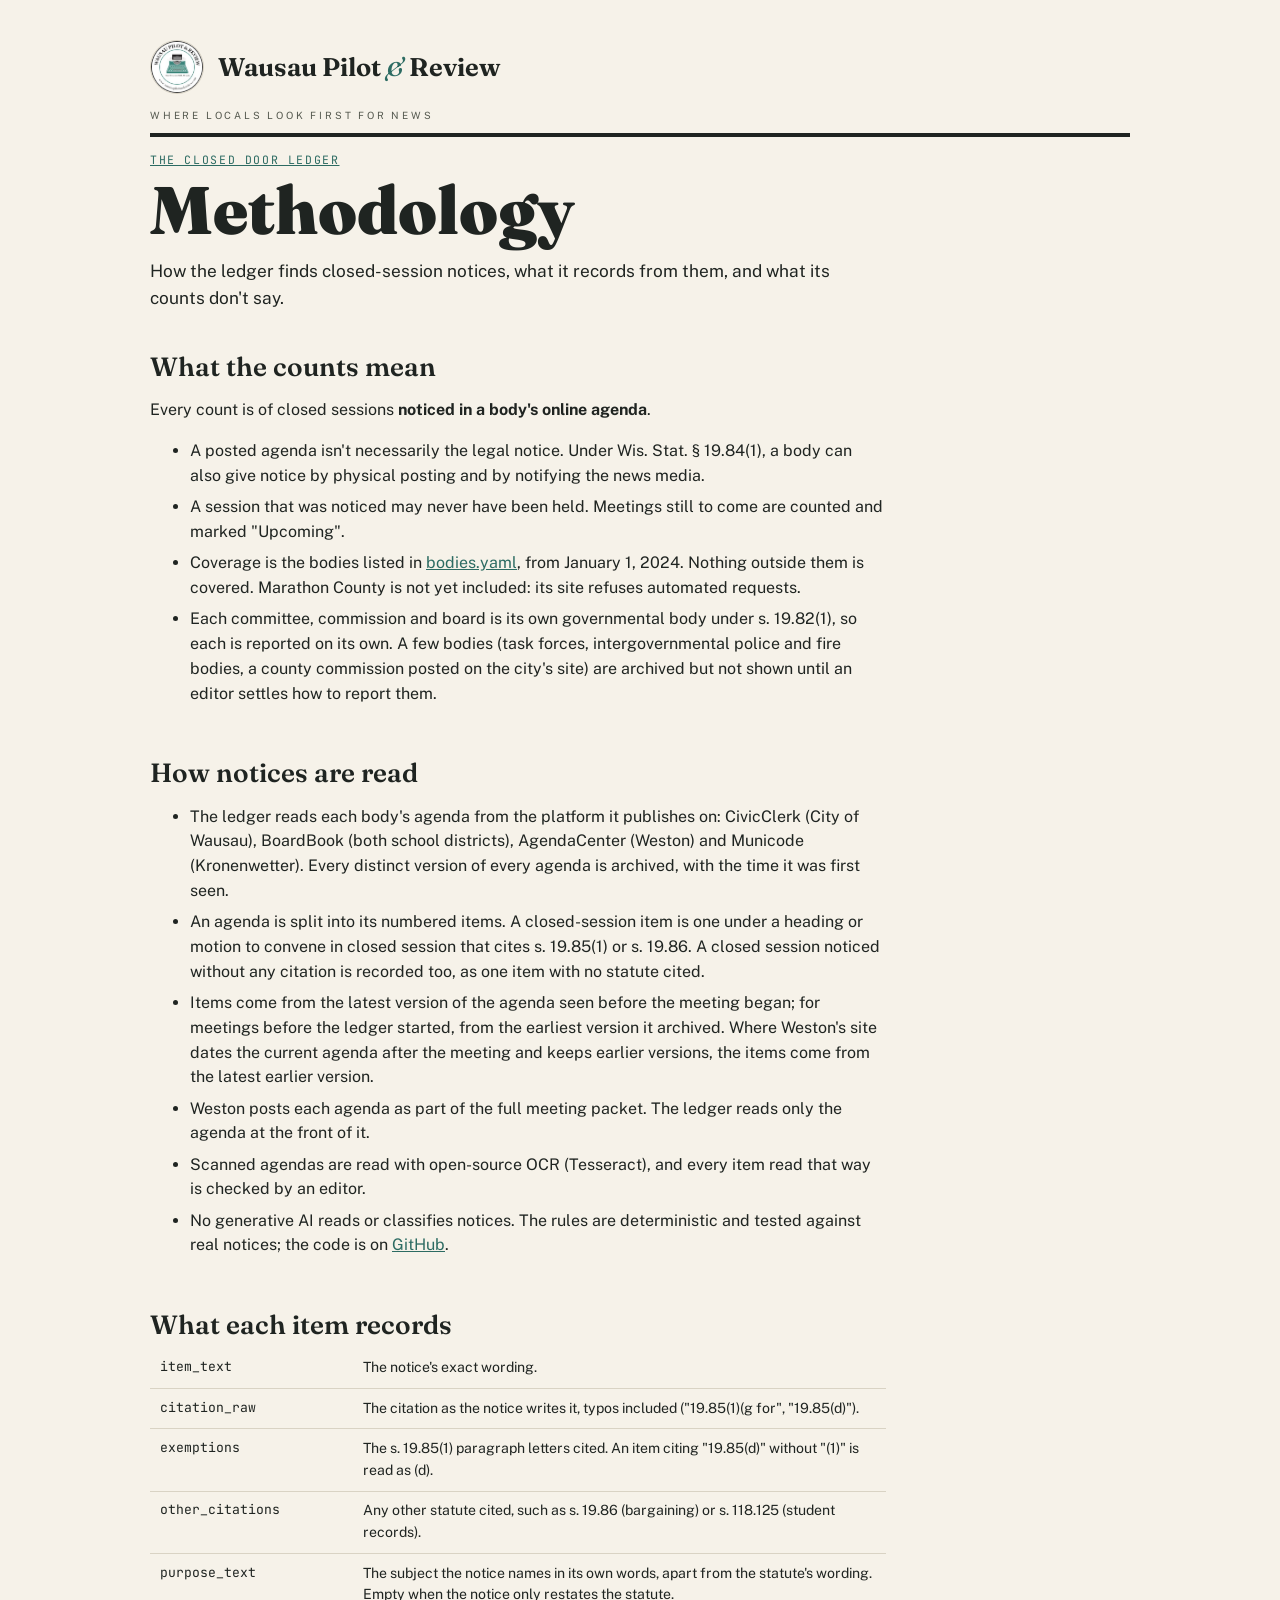
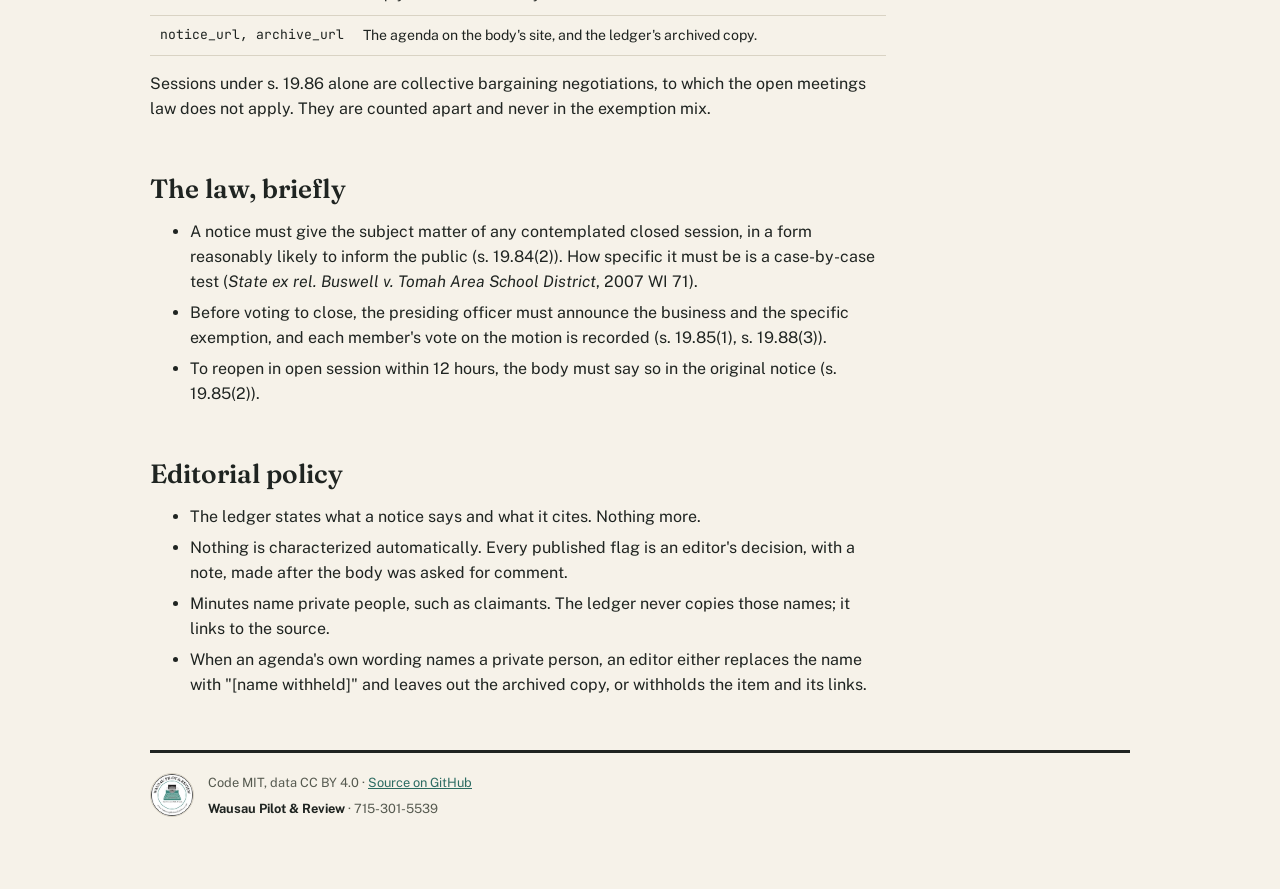
<file: web/methodology.html>
<!doctype html>
<html lang="en">
  <head>
    <meta charset="UTF-8" />
    <meta name="viewport" content="width=device-width, initial-scale=1.0" />
    <title>Methodology — The Closed Door Ledger</title>
    <meta name="description" content="How the Closed Door Ledger finds, archives and reads closed-session notices, and what its counts do and don't mean." />
    <link rel="icon" href="wpr-badge.jpg" />
    <link rel="preconnect" href="https://fonts.googleapis.com" />
    <link rel="preconnect" href="https://fonts.gstatic.com" crossorigin />
    <link href="https://fonts.googleapis.com/css2?family=Fraunces:opsz,wght@9..144,400;9..144,600;9..144,900&family=Public+Sans:wght@400;500;700&family=JetBrains+Mono:wght@400;700&display=swap" rel="stylesheet" />
    <link rel="stylesheet" href="styles.css" />
  </head>
  <body>
    <main class="page">
      <header class="masthead">
        <a class="brand" href="https://wausaupilotandreview.com" target="_blank" rel="noreferrer">
          <img src="wpr-badge.jpg" alt="" width="54" height="54" />
          <span class="brand-wordmark">Wausau Pilot <span class="amp">&amp;</span> Review</span>
        </a>
        <p class="tagline">Where Locals Look First For News</p>
        <div class="rule-double" aria-hidden="true"></div>
        <p class="eyebrow"><a href="index.html">The Closed Door Ledger</a></p>
        <h1>Methodology</h1>
        <p class="dek">How the ledger finds closed-session notices, what it records from them, and what its counts don't say.</p>
      </header>

      <section class="prose" aria-labelledby="what-h">
        <h2 id="what-h">What the counts mean</h2>
        <p>Every count is of closed sessions <strong>noticed in a body's online agenda</strong>.</p>
        <ul>
          <li>A posted agenda isn't necessarily the legal notice. Under Wis. Stat. § 19.84(1), a body can also give notice by physical posting and by notifying the news media.</li>
          <li>A session that was noticed may never have been held. Meetings still to come are counted and marked "Upcoming".</li>
          <li>Coverage is the bodies listed in <a href="bodies.yaml">bodies.yaml</a>, from January 1, 2024. Nothing outside them is covered. Marathon County is not yet included: its site refuses automated requests.</li>
          <li>Each committee, commission and board is its own governmental body under s. 19.82(1), so each is reported on its own. A few bodies (task forces, intergovernmental police and fire bodies, a county commission posted on the city's site) are archived but not shown until an editor settles how to report them.</li>
        </ul>
      </section>

      <section class="prose" aria-labelledby="how-h">
        <h2 id="how-h">How notices are read</h2>
        <ul>
          <li>The ledger reads each body's agenda from the platform it publishes on: CivicClerk (City of Wausau), BoardBook (both school districts), AgendaCenter (Weston) and Municode (Kronenwetter). Every distinct version of every agenda is archived, with the time it was first seen.</li>
          <li>An agenda is split into its numbered items. A closed-session item is one under a heading or motion to convene in closed session that cites s. 19.85(1) or s. 19.86. A closed session noticed without any citation is recorded too, as one item with no statute cited.</li>
          <li>Items come from the latest version of the agenda seen before the meeting began; for meetings before the ledger started, from the earliest version it archived. Where Weston's site dates the current agenda after the meeting and keeps earlier versions, the items come from the latest earlier version.</li>
          <li>Weston posts each agenda as part of the full meeting packet. The ledger reads only the agenda at the front of it.</li>
          <li>Scanned agendas are read with open-source OCR (Tesseract), and every item read that way is checked by an editor.</li>
          <li>No generative AI reads or classifies notices. The rules are deterministic and tested against real notices; the code is on <a href="https://github.com/RowanFlynnPilot/wpr-closed-door-ledger">GitHub</a>.</li>
        </ul>
      </section>

      <section class="prose" aria-labelledby="fields-h">
        <h2 id="fields-h">What each item records</h2>
        <table>
          <tbody>
            <tr><td>item_text</td><td>The notice's exact wording.</td></tr>
            <tr><td>citation_raw</td><td>The citation as the notice writes it, typos included ("19.85(1)(g for", "19.85(d)").</td></tr>
            <tr><td>exemptions</td><td>The s. 19.85(1) paragraph letters cited. An item citing "19.85(d)" without "(1)" is read as (d).</td></tr>
            <tr><td>other_citations</td><td>Any other statute cited, such as s. 19.86 (bargaining) or s. 118.125 (student records).</td></tr>
            <tr><td>purpose_text</td><td>The subject the notice names in its own words, apart from the statute's wording. Empty when the notice only restates the statute.</td></tr>
            <tr><td>notice_url, archive_url</td><td>The agenda on the body's site, and the ledger's archived copy.</td></tr>
          </tbody>
        </table>
        <p>Sessions under s. 19.86 alone are collective bargaining negotiations, to which the open meetings law does not apply. They are counted apart and never in the exemption mix.</p>
      </section>

      <section class="prose" aria-labelledby="law-h">
        <h2 id="law-h">The law, briefly</h2>
        <ul>
          <li>A notice must give the subject matter of any contemplated closed session, in a form reasonably likely to inform the public (s. 19.84(2)). How specific it must be is a case-by-case test (<em>State ex rel. Buswell v. Tomah Area School District</em>, 2007 WI 71).</li>
          <li>Before voting to close, the presiding officer must announce the business and the specific exemption, and each member's vote on the motion is recorded (s. 19.85(1), s. 19.88(3)).</li>
          <li>To reopen in open session within 12 hours, the body must say so in the original notice (s. 19.85(2)).</li>
        </ul>
      </section>

      <section class="prose" aria-labelledby="policy-h">
        <h2 id="policy-h">Editorial policy</h2>
        <ul>
          <li>The ledger states what a notice says and what it cites. Nothing more.</li>
          <li>Nothing is characterized automatically. Every published flag is an editor's decision, with a note, made after the body was asked for comment.</li>
          <li>Minutes name private people, such as claimants. The ledger never copies those names; it links to the source.</li>
          <li>When an agenda's own wording names a private person, an editor either replaces the name with "[name withheld]" and leaves out the archived copy, or withholds the item and its links.</li>
        </ul>
      </section>

      <footer class="site-footer">
        <img src="wpr-badge.jpg" alt="" width="44" height="44" />
        <div>
          <p>Code MIT, data CC BY 4.0 · <a href="https://github.com/RowanFlynnPilot/wpr-closed-door-ledger">Source on GitHub</a></p>
          <p><strong>Wausau Pilot &amp; Review</strong> · 715-301-5539</p>
        </div>
      </footer>
    </main>
  </body>
</html>
</file>
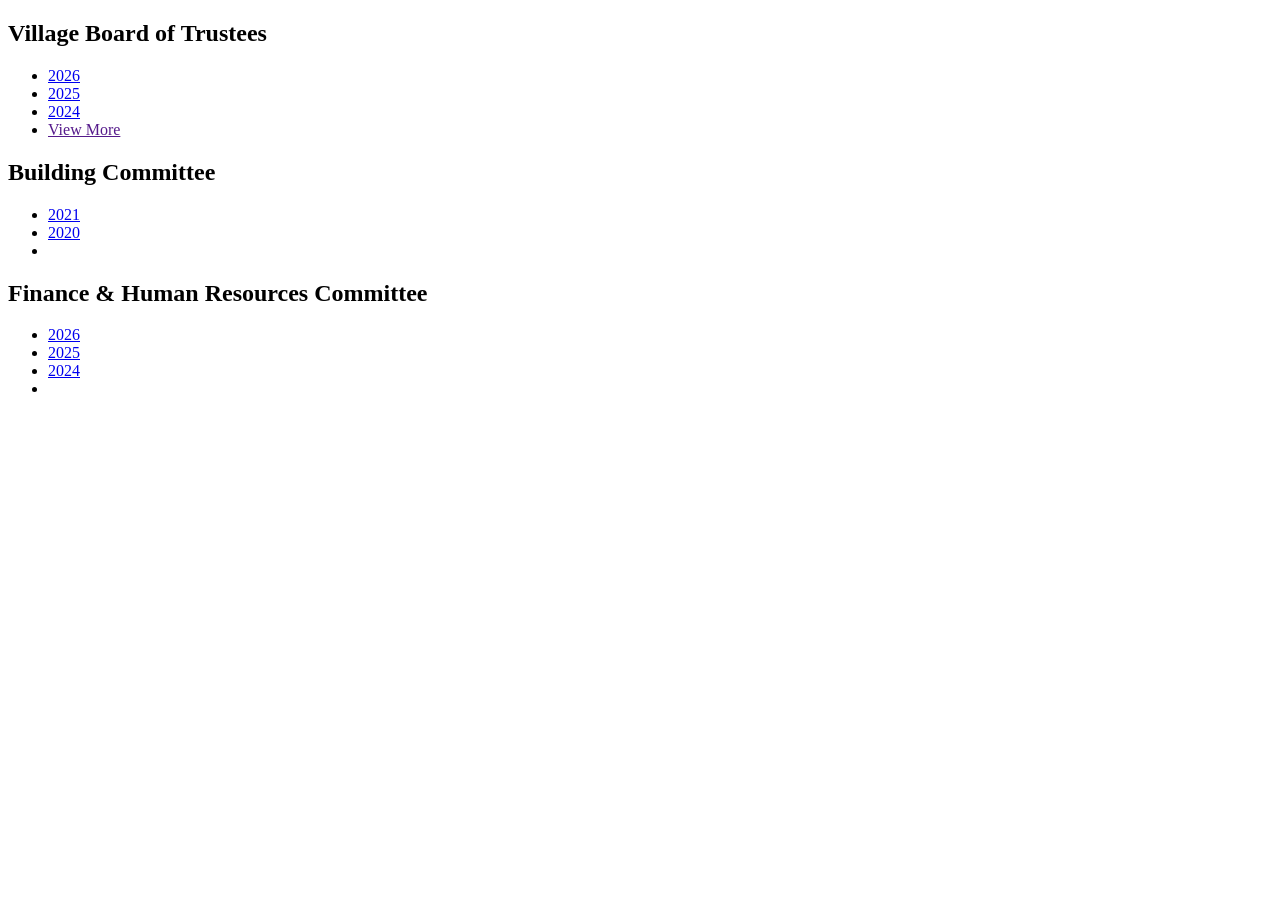
<file: tests/fixtures/adapters/agendacenter/agendacenter_page.html>
<!DOCTYPE html>
<html><body><div id="AgendaCenterContent">
<!-- Trimmed from https://www.westonwi.gov/AgendaCenter, Oct 23, 2026: three categories, rows removed -->
<div class="listing listingCollapse noHeader" id="cat3">
<h2 aria-controls="category-panel-3" aria-expanded="false" class="" data-cp-toggle="collapse" role="button" tabindex="0">Village Board of Trustees</h2>
<span id="section3">
<script type="text/javascript">
		//Remove href attribute from the year clicked.
		$(document).ready(function () {
			$('.current').children().removeAttr('href');
		});
	</script>
<ul class="years">
<li class="current"><a aria-label="Village Board of Trustees 2026" href="javascript:changeYear(2026, 3,'a0')" id="a03">2026</a></li>
<li><a aria-label="Village Board of Trustees 2025" href="javascript:changeYear(2025, 3, 'a1')" id="a13">2025</a></li>
<li><a aria-label="Village Board of Trustees 2024" href="javascript:changeYear(2024, 3, 'a2')" id="a23">2024</a></li>
<li>
<div class="popoutContainer popUpParent">
<a aria-label="View more years of 'Village Board of Trustees'" href="" id="btnViewMore3" onclick="showMoreYears(3, 'yearDD3', event); return false;" onkeypress="this.onclick();">View More</a>
<div class="popout popUp" id="yearDD3" style="display:none;">
<div class="popoutTop">
<div class="popoutBtm">
<ol>
<li><a aria-label="Village Board of Trustees 2023" href="javascript:changeYear(2023, 3,'anchYearDD3')" id="anchYearDD33">2023</a></li>
<li><a aria-label="Village Board of Trustees 2022" href="javascript:changeYear(2022, 3,'anchYearDD4')" id="anchYearDD43">2022</a></li>
<li><a aria-label="Village Board of Trustees 2021" href="javascript:changeYear(2021, 3,'anchYearDD5')" id="anchYearDD53">2021</a></li>
<li><a aria-label="Village Board of Trustees 2020" href="javascript:changeYear(2020, 3,'anchYearDD6')" id="anchYearDD63">2020</a></li>
<li><a aria-label="Village Board of Trustees 2019" href="javascript:changeYear(2019, 3,'anchYearDD7')" id="anchYearDD73">2019</a></li>
<li><a aria-label="Village Board of Trustees 2018" href="javascript:changeYear(2018, 3,'anchYearDD8')" id="anchYearDD83">2018</a></li>
<li><a aria-label="Village Board of Trustees 2017" href="javascript:changeYear(2017, 3,'anchYearDD9')" id="anchYearDD93">2017</a></li>
<li><a aria-label="Village Board of Trustees 2016" href="javascript:changeYear(2016, 3,'anchYearDD10')" id="anchYearDD103">2016</a></li>
<li><a aria-label="Village Board of Trustees 2015" href="javascript:changeYear(2015, 3,'anchYearDD11')" id="anchYearDD113">2015</a></li>
<li><a aria-label="Village Board of Trustees 2014" href="javascript:changeYear(2014, 3,'anchYearDD12')" id="anchYearDD123">2014</a></li>
<li><a aria-label="Village Board of Trustees 2013" href="javascript:changeYear(2013, 3,'anchYearDD13')" id="anchYearDD133">2013</a></li>
</ol>
</div>
</div>
</div>
</div>
</li>
</ul>
<!--The table needs a position-relative to avoid weird issues with IE where the controls would just dissapear. -->
<div id="category-panel-3" style="display:none;">
<table id="table3" summary="List of Agendas">
<thead>
<tr>
<th scope="col">
					Agenda
				</th>
<th class="minutes" scope="col">
						Minutes
					</th>
<th class="videos media" scope="col">
					Media
				</th>
<th class="downloads" scope="col">
					Download
				</th>
</tr>
</thead>
</table>
</div>
</span>
</div>
<div class="listing listingCollapse noHeader" id="cat26">
<h2 aria-controls="category-panel-26" aria-expanded="false" class="" data-cp-toggle="collapse" role="button" tabindex="0">Building Committee</h2>
<span id="section26">
<script type="text/javascript">
		//Remove href attribute from the year clicked.
		$(document).ready(function () {
			$('.current').children().removeAttr('href');
		});
	</script>
<ul class="years">
<li class="current"><a aria-label="Building Committee 2021" href="javascript:changeYear(2021, 26,'a0')" id="a026">2021</a></li>
<li><a aria-label="Building Committee 2020" href="javascript:changeYear(2020, 26, 'a1')" id="a126">2020</a></li>
<li>
</li>
</ul>
<!--The table needs a position-relative to avoid weird issues with IE where the controls would just dissapear. -->
<div id="category-panel-26" style="display:none;">
<table id="table26" summary="List of Agendas">
<thead>
<tr>
<th scope="col">
					Agenda
				</th>
<th class="minutes" scope="col">
						Minutes
					</th>
<th class="videos media" scope="col">
					Media
				</th>
<th class="downloads" scope="col">
					Download
				</th>
</tr>
</thead>
</table>
</div>
</span>
</div>
<div class="listing listingCollapse noHeader" id="cat31">
<h2 aria-controls="category-panel-31" aria-expanded="false" class="" data-cp-toggle="collapse" role="button" tabindex="0">Finance &amp; Human Resources Committee</h2>
<span id="section31">
<script type="text/javascript">
		//Remove href attribute from the year clicked.
		$(document).ready(function () {
			$('.current').children().removeAttr('href');
		});
	</script>
<ul class="years">
<li class="current"><a aria-label="Finance &amp; Human Resources Committee 2026" href="javascript:changeYear(2026, 31,'a0')" id="a031">2026</a></li>
<li><a aria-label="Finance &amp; Human Resources Committee 2025" href="javascript:changeYear(2025, 31, 'a1')" id="a131">2025</a></li>
<li><a aria-label="Finance &amp; Human Resources Committee 2024" href="javascript:changeYear(2024, 31, 'a2')" id="a231">2024</a></li>
<li>
</li>
</ul>
<!--The table needs a position-relative to avoid weird issues with IE where the controls would just dissapear. -->
<div id="category-panel-31" style="display:none;">
<table id="table31" summary="List of Agendas">
<thead>
<tr>
<th scope="col">
					Agenda
				</th>
<th class="minutes" scope="col">
						Minutes
					</th>
<th class="videos media" scope="col">
					Media
				</th>
<th class="downloads" scope="col">
					Download
				</th>
</tr>
</thead>
</table>
</div>
</span>
</div>
</div></body></html>
</file>
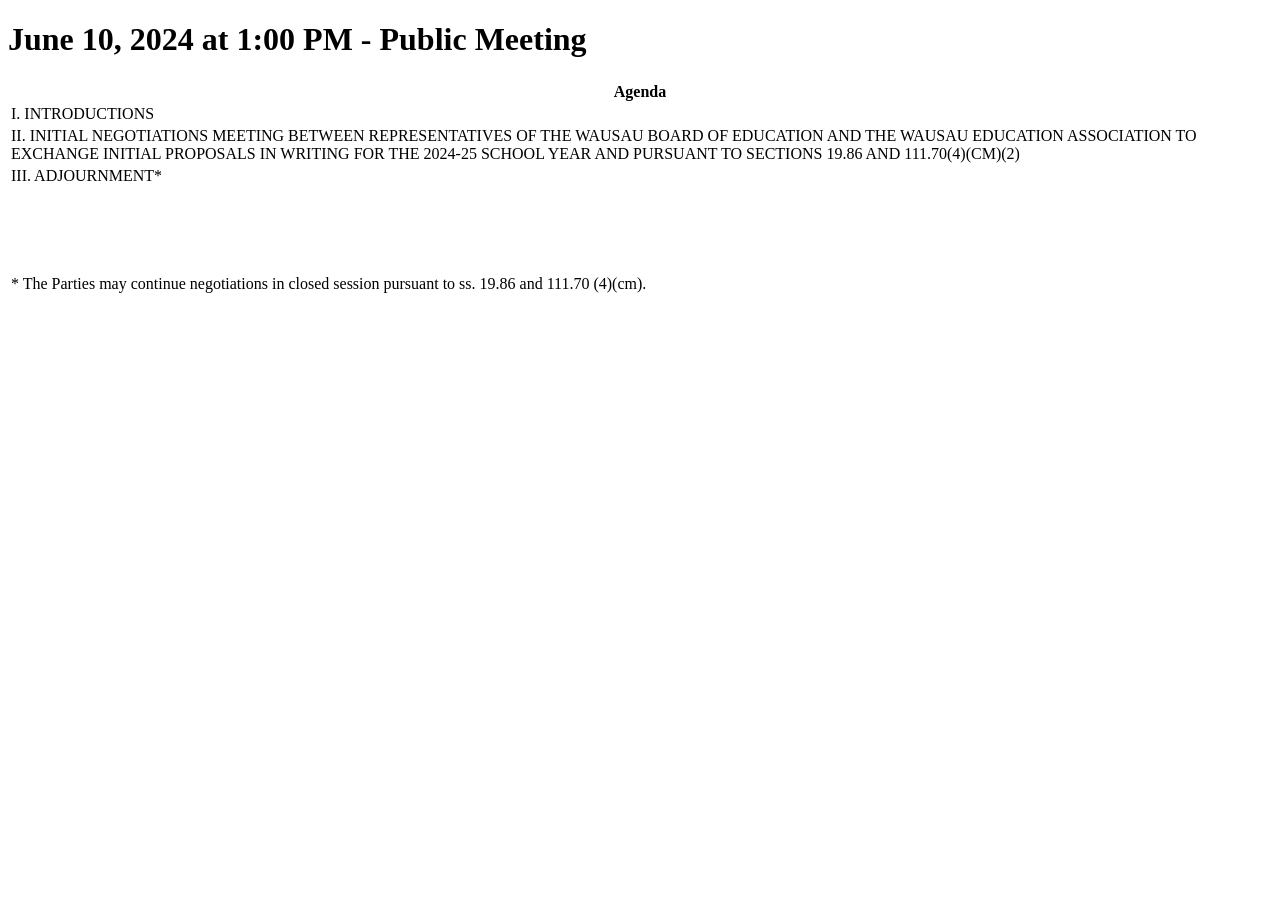
<file: tests/fixtures/adapters/boardbook/agenda_1360_639532.html>
<!DOCTYPE html>
<html><head><title>BoardBook agenda (trimmed)</title></head>
<body>
<nav><input name="__RequestVerificationToken" type="hidden" value="CfDJ8Fdzrs7xxJRCuos7D8CY88xFmbMrYxlwdaPpzubcOHXBEzrxP_1eYfoZxTxPz5oLdA4sT-B6wZlE7sGLX5z5SBlRiN_IXfdz45YxNjKoWHUy0HFUHDpVcpLKJxTsYNd6a23nLeu-44nwaqnB516irDk"/></nav>
<h1 id="MeetingHeader">
            June 10, 2024 at 1:00 PM - Public Meeting
        </h1>
<div class="tab-content"><div class="tab-pane active" id="Tab-AgendaItem" role="tabpanel">
<table class="table table-striped agenda-items-section" role="presentation">
<tr>
<th>
Agenda                </th>
</tr>
<tr class="agenda-item-information agenda-item-children-of-0" data-agendaitemid="15221597">
<td class="agenda-item-checkbox-cell">
<input id="selectChildAgendaItems" name="selectChildAgendaItems" type="hidden" value="true"/>
<input class="hasChildren" name="hasChildren" type="hidden" value="false"/>
<div style="padding-left: 0em">
<div class="form-check">
<i class="displayNone showOnDragAndDropStart fa fa-arrows-v"></i>
I. INTRODUCTIONS
                    </div>
<div id="attachments-for-15221597">
</div>
</div>
</td>
</tr>
<tr class="agenda-item-information agenda-item-children-of-0" data-agendaitemid="15221598">
<td class="agenda-item-checkbox-cell">
<input class="hasChildren" name="hasChildren" type="hidden" value="false"/>
<div style="padding-left: 0em">
<div class="form-check">
<i class="displayNone showOnDragAndDropStart fa fa-arrows-v"></i>
II. INITIAL NEGOTIATIONS MEETING BETWEEN REPRESENTATIVES OF THE WAUSAU BOARD OF EDUCATION AND THE WAUSAU EDUCATION ASSOCIATION TO EXCHANGE INITIAL PROPOSALS IN WRITING FOR THE 2024-25 SCHOOL YEAR AND PURSUANT TO SECTIONS 19.86 AND 111.70(4)(CM)(2)
                    </div>
<div id="attachments-for-15221598">
</div>
</div>
</td>
</tr>
<tr class="agenda-item-information agenda-item-children-of-0" data-agendaitemid="15221599">
<td class="agenda-item-checkbox-cell">
<input class="hasChildren" name="hasChildren" type="hidden" value="false"/>
<div style="padding-left: 0em">
<div class="form-check">
<i class="displayNone showOnDragAndDropStart fa fa-arrows-v"></i>
III. ADJOURNMENT*<br/><br/><br/><br/><br/><br/>* The Parties may continue negotiations in closed session pursuant to ss. 19.86 and 111.70 (4)(cm).
                    </div>
<div id="attachments-for-15221599">
</div>
</div>
</td>
</tr>
</table>
</div></div>
</body></html>
</file>
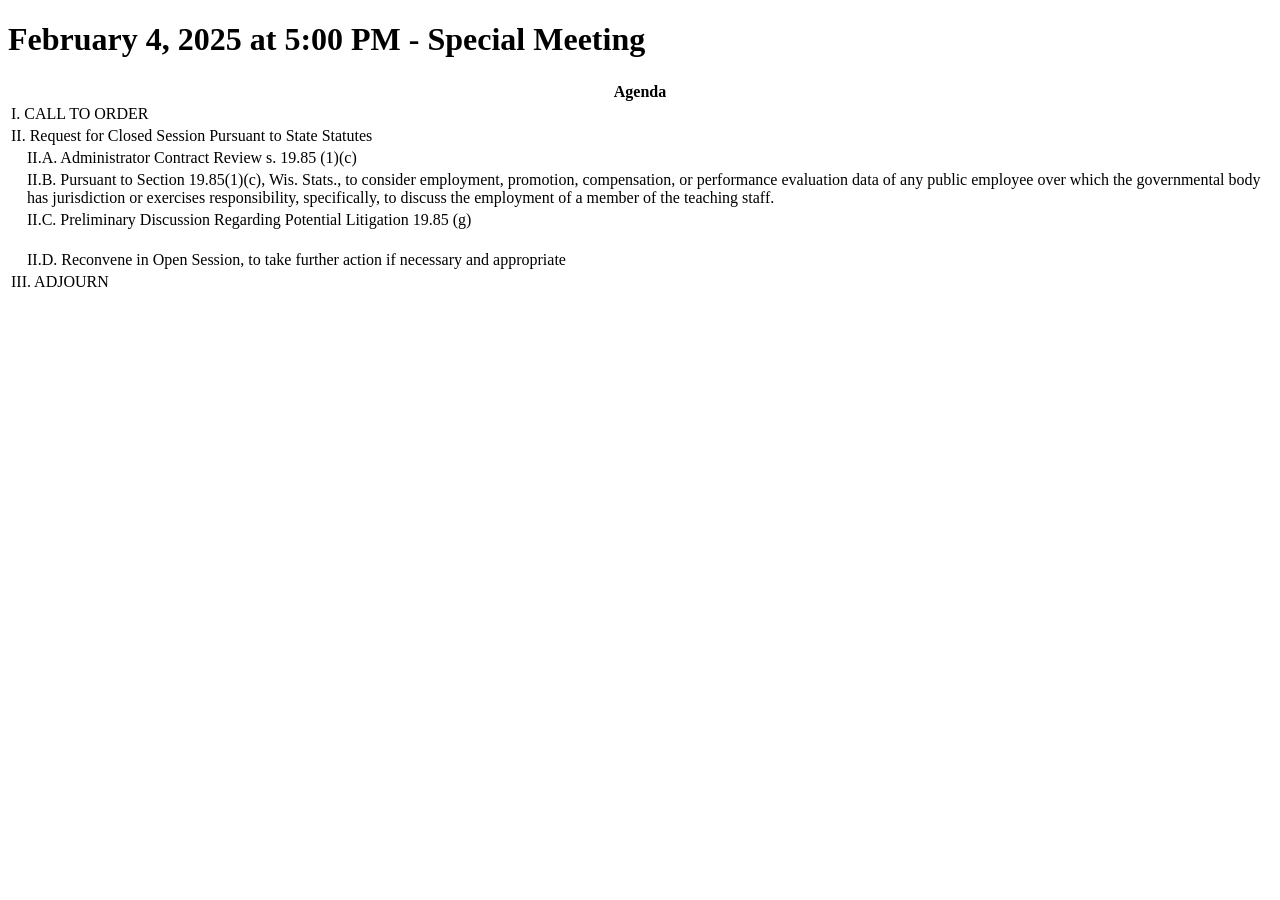
<file: tests/fixtures/adapters/boardbook/agenda_1360_674363.html>
<!DOCTYPE html>
<html><head><title>BoardBook agenda (trimmed)</title></head>
<body>
<nav><input name="__RequestVerificationToken" type="hidden" value="CfDJ8Fdzrs7xxJRCuos7D8CY88w2o34qGtpksue98xMpPnDuTxElAQ_jadWPPVg7q97I1I5Z_JrKQb11mcuzGAy8toEK-oc1OpZC1M5FTRNxlvldsFJcVZ56JMb9glGn9To4f7k_r7ycDcZST_RTNkCc0RQ"/></nav>
<h1 id="MeetingHeader">
            February 4, 2025 at 5:00 PM - Special Meeting
        </h1>
<div class="tab-content"><div class="tab-pane active" id="Tab-AgendaItem" role="tabpanel">
<table class="table table-striped agenda-items-section" role="presentation">
<tr>
<th>
Agenda                </th>
</tr>
<tr class="agenda-item-information agenda-item-children-of-0" data-agendaitemid="16206332">
<td class="agenda-item-checkbox-cell">
<input id="selectChildAgendaItems" name="selectChildAgendaItems" type="hidden" value="true"/>
<input class="hasChildren" name="hasChildren" type="hidden" value="false"/>
<div style="padding-left: 0em">
<div class="form-check">
<i class="displayNone showOnDragAndDropStart fa fa-arrows-v"></i>
I. CALL TO ORDER
                    </div>
<div id="attachments-for-16206332">
</div>
</div>
</td>
</tr>
<tr class="agenda-item-information agenda-item-children-of-0" data-agendaitemid="16206333">
<td class="agenda-item-checkbox-cell">
<input class="hasChildren" name="hasChildren" type="hidden" value="true"/>
<div style="padding-left: 0em">
<div class="form-check">
<i class="displayNone showOnDragAndDropStart fa fa-arrows-v"></i>
II. Request for Closed Session Pursuant to State Statutes
                    </div>
<div id="attachments-for-16206333">
</div>
</div>
</td>
</tr>
<tr class="agenda-item-information agenda-item-children-of-16206333" data-agendaitemid="16206334">
<td class="agenda-item-checkbox-cell">
<input class="hasChildren" name="hasChildren" type="hidden" value="false"/>
<div style="padding-left: 1em">
<div class="form-check">
<i class="displayNone showOnDragAndDropStart fa fa-arrows-v"></i>
II.A. Administrator Contract Review s. 19.85 (1)(c)
                    </div>
<div id="attachments-for-16206334">
</div>
</div>
</td>
</tr>
<tr class="agenda-item-information agenda-item-children-of-16206333" data-agendaitemid="16206557">
<td class="agenda-item-checkbox-cell">
<input class="hasChildren" name="hasChildren" type="hidden" value="false"/>
<div style="padding-left: 1em">
<div class="form-check">
<i class="displayNone showOnDragAndDropStart fa fa-arrows-v"></i>
II.B. Pursuant to Section 19.85(1)(c), Wis. Stats., to consider employment, promotion, compensation, or performance evaluation data of any public employee over which the governmental body has jurisdiction or exercises responsibility, specifically, to discuss the employment of a member of the teaching staff.
                    </div>
<div id="attachments-for-16206557">
</div>
</div>
</td>
</tr>
<tr class="agenda-item-information agenda-item-children-of-16206333" data-agendaitemid="16206545">
<td class="agenda-item-checkbox-cell">
<input class="hasChildren" name="hasChildren" type="hidden" value="false"/>
<div style="padding-left: 1em">
<div class="form-check">
<i class="displayNone showOnDragAndDropStart fa fa-arrows-v"></i>
II.C. Preliminary Discussion Regarding Potential Litigation 19.85 (g)<br/>
 
                    </div>
<div id="attachments-for-16206545">
</div>
</div>
</td>
</tr>
<tr class="agenda-item-information agenda-item-children-of-16206333" data-agendaitemid="16206335">
<td class="agenda-item-checkbox-cell">
<input class="hasChildren" name="hasChildren" type="hidden" value="false"/>
<div style="padding-left: 1em">
<div class="form-check">
<i class="displayNone showOnDragAndDropStart fa fa-arrows-v"></i>
II.D. Reconvene in Open Session, to take further action if necessary and appropriate
                    </div>
<div id="attachments-for-16206335">
</div>
</div>
</td>
</tr>
<tr class="agenda-item-information agenda-item-children-of-0" data-agendaitemid="16206336">
<td class="agenda-item-checkbox-cell">
<input class="hasChildren" name="hasChildren" type="hidden" value="false"/>
<div style="padding-left: 0em">
<div class="form-check">
<i class="displayNone showOnDragAndDropStart fa fa-arrows-v"></i>
III. ADJOURN<br/>
 
                    </div>
<div id="attachments-for-16206336">
</div>
</div>
</td>
</tr>
</table>
</div></div>
</body></html>
</file>
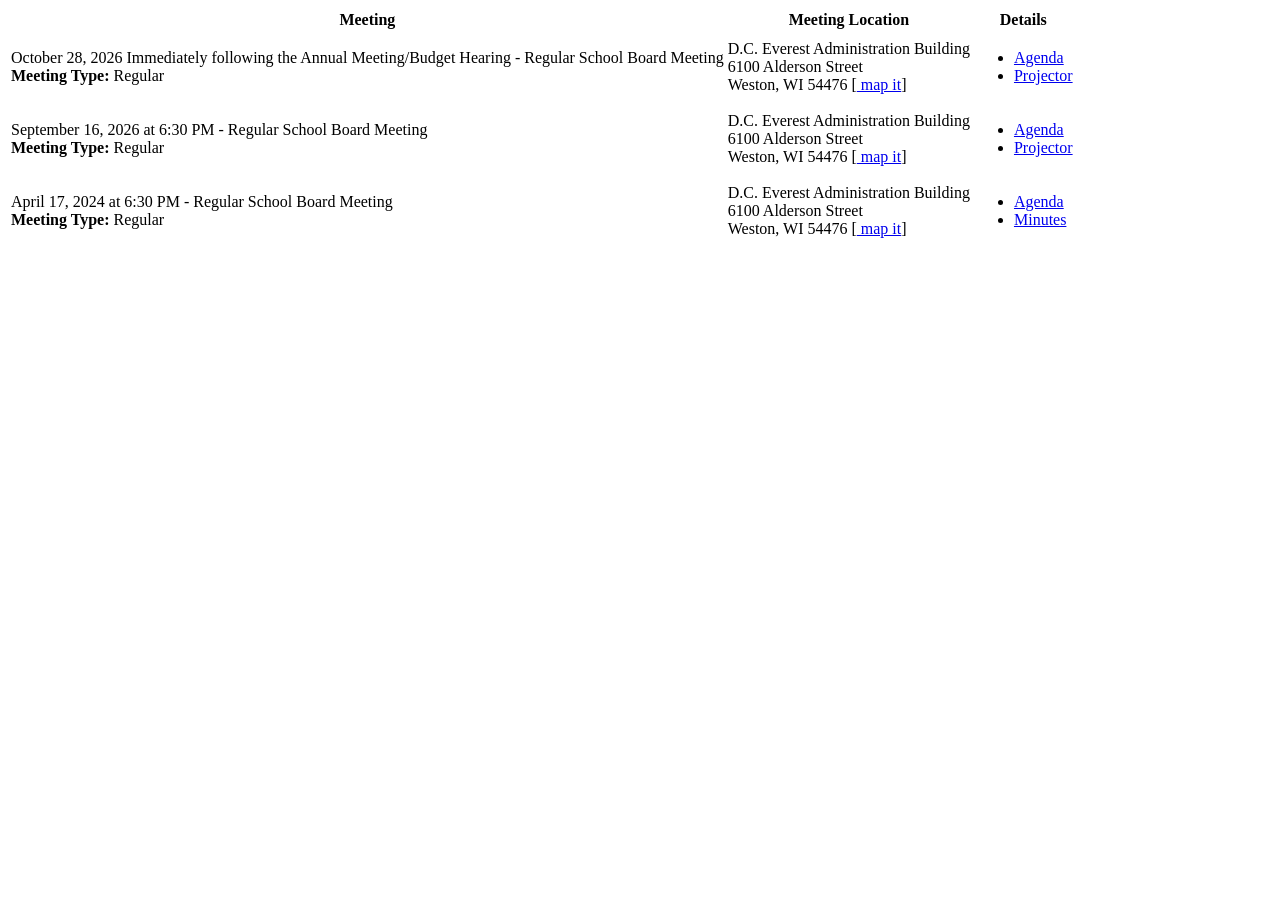
<file: tests/fixtures/adapters/boardbook/listing_1315.html>
<!DOCTYPE html>
<html><head><title>BoardBook listing (trimmed)</title></head>
<body>
<table class="table table-striped" id="PublicMeetingsTable">
<tr class="header">
<th>
                                    Meeting
                                </th>
<th>
                                    Meeting Location
                                </th>
<th>
                                    Details
                                </th>
</tr>
<tr class="row-for-board">
<td>
<div>
                                            October 28, 2026 Immediately following the Annual Meeting/Budget Hearing - Regular School Board Meeting
                                        </div>
<div class="margin-top-10">
<b class="important-page-text">Meeting Type:</b>
Regular                                        </div>

</td>
<td>
<div><span id="location24871-768009-description">D.C. Everest Administration Building</span><br/><span id="location24871-768009-line1">6100 Alderson Street</span><br/><span id="location24871-768009-csz">Weston, WI 54476</span> <span class="nowrap">[<a aria-describedby="location24871-768009-description location24871-768009-line1 location24871-768009-csz" class="nowrap" href="https://maps.google.com/?q=6100+Alderson+Street%2c+Weston%2c+WI+54476" target="_blank"><i class="fa fa-globe"></i> map it</a>]</span></div>
</td>
<td class="nowrap">
<ul class="list-unstyled">
<li>
<a href="/Public/Agenda/1315?meeting=768009">Agenda</a>
</li>
<li>
<a href="/Public/Projector/1315?meeting=768009">Projector</a>
</li>
</ul>
</td>
</tr>
<tr class="row-for-board">
<td>
<div>
                                            September 16, 2026 at 6:30 PM - Regular School Board Meeting
                                        </div>
<div class="margin-top-10">
<b class="important-page-text">Meeting Type:</b>
Regular                                        </div>

</td>
<td>
<div><span id="location24871-762740-description">D.C. Everest Administration Building</span><br/><span id="location24871-762740-line1">6100 Alderson Street</span><br/><span id="location24871-762740-csz">Weston, WI 54476</span> <span class="nowrap">[<a aria-describedby="location24871-762740-description location24871-762740-line1 location24871-762740-csz" class="nowrap" href="https://maps.google.com/?q=6100+Alderson+Street%2c+Weston%2c+WI+54476" target="_blank"><i class="fa fa-globe"></i> map it</a>]</span></div>
</td>
<td class="nowrap">
<ul class="list-unstyled">
<li>
<a href="/Public/Agenda/1315?meeting=762740">Agenda</a>
</li>
<li>
<a href="/Public/Projector/1315?meeting=762740">Projector</a>
</li>
</ul>
</td>
</tr>
<tr class="row-for-board">
<td>
<div>
                                            April 17, 2024 at 6:30 PM - Regular School Board Meeting
                                        </div>
<div class="margin-top-10">
<b class="important-page-text">Meeting Type:</b>
Regular                                        </div>

</td>
<td>
<div><span id="location24871-627827-description">D.C. Everest Administration Building</span><br/><span id="location24871-627827-line1">6100 Alderson Street</span><br/><span id="location24871-627827-csz">Weston, WI 54476</span> <span class="nowrap">[<a aria-describedby="location24871-627827-description location24871-627827-line1 location24871-627827-csz" class="nowrap" href="https://maps.google.com/?q=6100+Alderson+Street%2c+Weston%2c+WI+54476" target="_blank"><i class="fa fa-globe"></i> map it</a>]</span></div>
</td>
<td class="nowrap">
<ul class="list-unstyled">
<li>
<a href="/Public/Agenda/1315?meeting=627827">Agenda</a>
</li>
<li>
<a href="/Public/Minutes/1315?meeting=627827">Minutes</a>
</li>
</ul>
</td>
</tr>
</table>
</body></html>
</file>
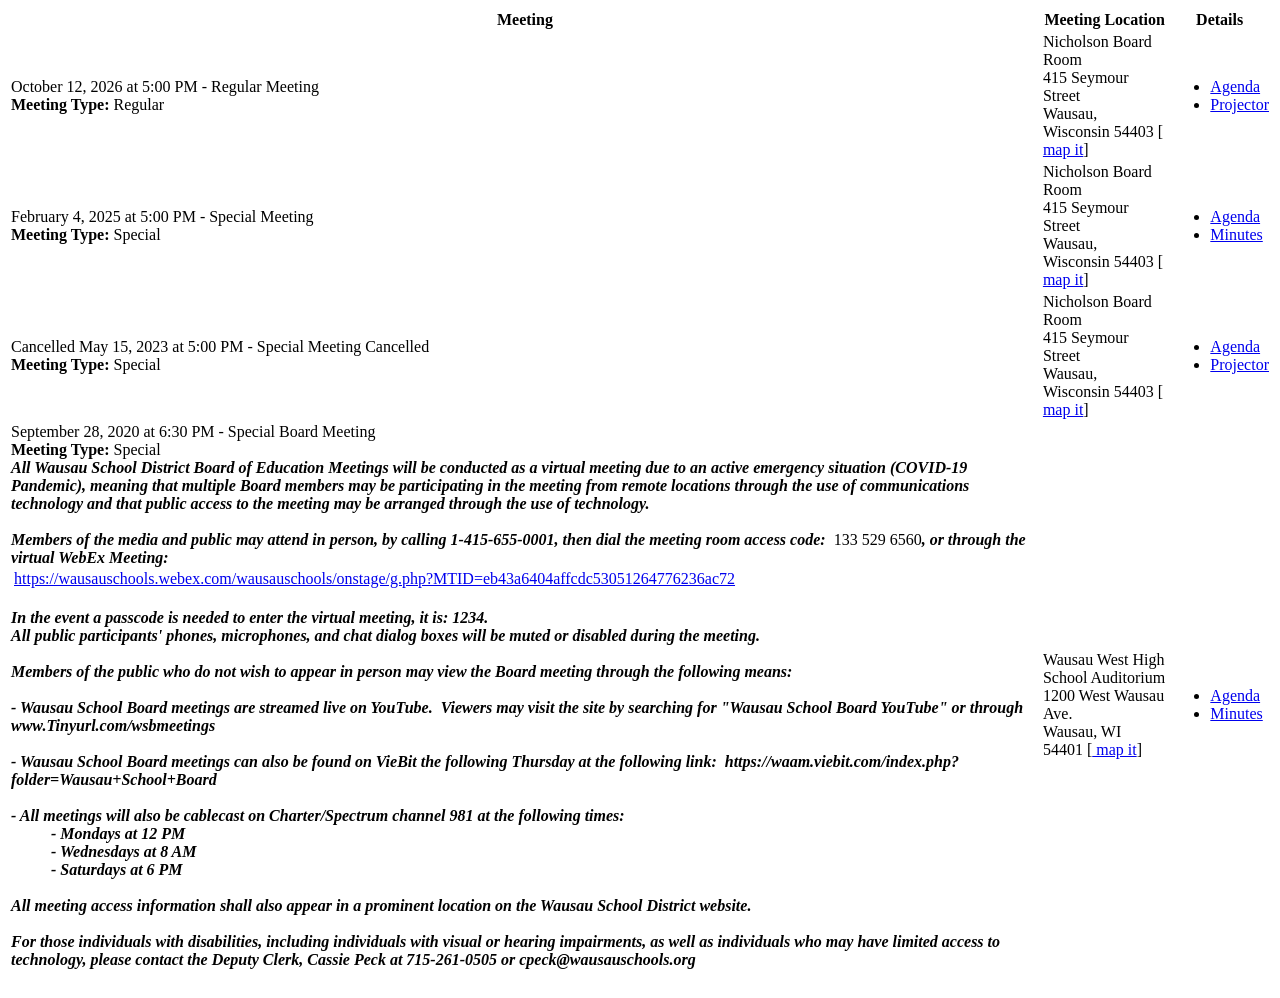
<file: tests/fixtures/adapters/boardbook/listing_1360.html>
<!DOCTYPE html>
<html><head><title>BoardBook listing (trimmed)</title></head>
<body>
<table class="table table-striped" id="PublicMeetingsTable">
<tr class="header">
<th>
                                    Meeting
                                </th>
<th>
                                    Meeting Location
                                </th>
<th>
                                    Details
                                </th>
</tr>
<tr class="row-for-board">
<td>
<div>
                                            October 12, 2026 at 5:00 PM - Regular Meeting
                                        </div>
<div class="margin-top-10">
<b class="important-page-text">Meeting Type:</b>
Regular                                        </div>

</td>
<td>
<div><span id="location10627-769562-description">Nicholson Board Room</span><br/><span id="location10627-769562-line1">415 Seymour Street</span><br/><span id="location10627-769562-csz">Wausau, Wisconsin 54403</span> <span class="nowrap">[<a aria-describedby="location10627-769562-description location10627-769562-line1 location10627-769562-csz" class="nowrap" href="https://maps.google.com/?q=415+Seymour+Street%2c+Wausau%2c+Wisconsin+54403" target="_blank"><i class="fa fa-globe"></i> map it</a>]</span></div>
</td>
<td class="nowrap">
<ul class="list-unstyled">
<li>
<a href="/Public/Agenda/1360?meeting=769562">Agenda</a>
</li>
<li>
<a href="/Public/Projector/1360?meeting=769562">Projector</a>
</li>
</ul>
</td>
</tr>
<tr class="row-for-board">
<td>
<div>
                                            February 4, 2025 at 5:00 PM - Special Meeting
                                        </div>
<div class="margin-top-10">
<b class="important-page-text">Meeting Type:</b>
Special                                        </div>

</td>
<td>
<div><span id="location10627-674363-description">Nicholson Board Room</span><br/><span id="location10627-674363-line1">415 Seymour Street</span><br/><span id="location10627-674363-csz">Wausau, Wisconsin 54403</span> <span class="nowrap">[<a aria-describedby="location10627-674363-description location10627-674363-line1 location10627-674363-csz" class="nowrap" href="https://maps.google.com/?q=415+Seymour+Street%2c+Wausau%2c+Wisconsin+54403" target="_blank"><i class="fa fa-globe"></i> map it</a>]</span></div>
</td>
<td class="nowrap">
<ul class="list-unstyled">
<li>
<a href="/Public/Agenda/1360?meeting=674363">Agenda</a>
</li>
<li>
<a href="/Public/Minutes/1360?meeting=674363">Minutes</a>
</li>
</ul>
</td>
</tr>
<tr class="row-for-board">
<td>
<div>
<span class="meeting-is-cancelled">Cancelled</span>
                                            May 15, 2023 at 5:00 PM - Special Meeting
                                                <span class="meeting-is-cancelled">Cancelled</span>
</div>
<div class="margin-top-10">
<b class="important-page-text">Meeting Type:</b>
Special                                        </div>

</td>
<td>
<div><span id="location10627-583794-description">Nicholson Board Room</span><br/><span id="location10627-583794-line1">415 Seymour Street</span><br/><span id="location10627-583794-csz">Wausau, Wisconsin 54403</span> <span class="nowrap">[<a aria-describedby="location10627-583794-description location10627-583794-line1 location10627-583794-csz" class="nowrap" href="https://maps.google.com/?q=415+Seymour+Street%2c+Wausau%2c+Wisconsin+54403" target="_blank"><i class="fa fa-globe"></i> map it</a>]</span></div>
</td>
<td class="nowrap">
<ul class="list-unstyled">
<li>
<a href="/Public/Agenda/1360?meeting=583794">Agenda</a>
</li>
<li>
<a href="/Public/Projector/1360?meeting=583794">Projector</a>
</li>
</ul>
</td>
</tr>
<tr class="row-for-board">
<td>
<div>
                                            September 28, 2020 at 6:30 PM - Special Board Meeting 
                                        </div>
<div class="margin-top-10">
<b class="important-page-text">Meeting Type:</b>
Special                                        </div>
<div class="margin-top-10 checkForUrls">
<strong><em>All Wausau School District Board of Education Meetings will be conducted as a virtual meeting due to an active emergency situation (COVID-19 Pandemic), meaning that multiple Board members may be participating in the meeting from remote locations through the use of communications technology and that public access to the meeting may be arranged through the use of technology. <br/>
<br/>
Members of the media and public may attend in person, by calling 1-415-655-0001, then dial the meeting room access code:  </em></strong>133 529 6560<strong><em>, or through the virtual WebEx Meeting: </em></strong>
<table border="0" cellpadding="3" cellspacing="0">
<tbody>
<tr>
<td><a href="https://wausauschools.webex.com/wausauschools/onstage/g.php?MTID=eb43a6404affcdc53051264776236ac72" id="attendeeURL">https://wausauschools.webex.com/wausauschools/onstage/g.php?MTID=eb43a6404affcdc53051264776236ac72</a></td>
</tr>
</tbody>
</table>
<br/>
<strong><em>In the event a passcode is needed to enter the virtual meeting, it is: 1234.<br/>
All public participants' phones, microphones, and chat dialog boxes will be muted or disabled during the meeting.  <br/>
<br/>
Members of the public who do not wish to appear in person may view the Board meeting through the following means:<br/>
<br/>
- Wausau School Board meetings are streamed live on YouTube.  Viewers may visit the site by searching for "Wausau School Board YouTube" or through www.Tinyurl.com/wsbmeetings<br/>
<br/>
- Wausau School Board meetings can also be found on VieBit the following Thursday at the following link:  https://waam.viebit.com/index.php?folder=Wausau+School+Board   <br/>
 <br/>
- All meetings will also be cablecast on Charter/Spectrum channel 981 at the following times:<br/>
          - Mondays at 12 PM<br/>
          - Wednesdays at 8 AM<br/>
          - Saturdays at 6 PM<br/>
<br/>
All meeting access information shall also appear in a prominent location on the Wausau School District website.  </em></strong><br/>
<br/>
<strong><em>For those individuals with disabilities, including individuals with visual or hearing impairments, as well as individuals who may have limited access to technology, please contact the Deputy Clerk, Cassie Peck at 715-261-0505 or cpeck@wausauschools.org</em></strong><br/>
 
                                            </div>

</td>
<td>
<div><span id="location13827-395685-description">Wausau West High School Auditorium</span><br/><span id="location13827-395685-line1">1200 West Wausau Ave.</span><br/><span id="location13827-395685-csz">Wausau, WI 54401</span> <span class="nowrap">[<a aria-describedby="location13827-395685-description location13827-395685-line1 location13827-395685-csz" class="nowrap" href="https://maps.google.com/?q=1200+West+Wausau+Ave.%2c+Wausau%2c+WI+54401" target="_blank"><i class="fa fa-globe"></i> map it</a>]</span></div>
</td>
<td class="nowrap">
<ul class="list-unstyled">
<li>
<a href="/Public/Agenda/1360?meeting=395685">Agenda</a>
</li>
<li>
<a href="/Public/Minutes/1360?meeting=395685">Minutes</a>
</li>
</ul>
</td>
</tr>
</table>
</body></html>
</file>
<file: web/styles.css>
/* The Closed Door Ledger. Same tokens as the other Ledgers. No media-query range
   syntax: Safari before 16.4 ignores it and drops the whole responsive layout. */
:root {
  --teal: #3a867c;
  --teal-deep: #2c6b62;     /* teal as text on cream: 5.6:1 */
  --cream: #f6f2e9;
  --ink: #1f2421;
  --ink-soft: #55594f;      /* 6.5:1 on cream */
  --rust-text: #a3482f;     /* 5.3:1 on cream */
  --line: #d9d3c4;
  --white: #fffdf8;
  --display: "Fraunces", Georgia, "Times New Roman", serif;
  --body: "Public Sans", -apple-system, BlinkMacSystemFont, "Segoe UI", sans-serif;
  --mono: "JetBrains Mono", ui-monospace, monospace;
}

* { box-sizing: border-box; }

body {
  margin: 0;
  background: var(--cream);
  color: var(--ink);
  font-family: var(--body);
  font-size: 16px;
  line-height: 1.55;
}

.page { max-width: 1020px; margin: 0 auto; padding: 2.5rem 1.25rem 4rem; }

a { color: var(--teal-deep); }
a:focus-visible, button:focus-visible, select:focus-visible, input:focus-visible, summary:focus-visible {
  outline: 2px solid var(--teal);
  outline-offset: 2px;
}

.visually-hidden {
  position: absolute; width: 1px; height: 1px; padding: 0; margin: -1px;
  overflow: hidden; clip: rect(0 0 0 0); white-space: nowrap; border: 0;
}

h2 {
  font-family: var(--display);
  font-weight: 600;
  font-size: 1.65rem;
  line-height: 1.15;
  margin: 0 0 0.5rem;
}
h3 { font-family: var(--display); font-weight: 600; font-size: 1.2rem; margin: 0; line-height: 1.2; }
section { margin-bottom: 3.25rem; }
.section-dek { max-width: 44rem; color: var(--ink-soft); margin: 0 0 1.25rem; }

/* ── masthead ─────────────────────────────────────────────────────────────── */
.masthead { margin-bottom: 2.5rem; }
.brand {
  display: inline-flex; align-items: center; gap: 14px;
  font-family: var(--display); font-weight: 650;
  font-size: clamp(1.3rem, 4.5vw, 1.6rem); line-height: 1.1;
  color: var(--ink); text-decoration: none;
}
.brand:hover .brand-wordmark, .brand:focus-visible .brand-wordmark { color: var(--teal-deep); }
.brand img { width: 54px; height: 54px; border-radius: 50%; border: 1px solid var(--line); flex-shrink: 0; }
.amp { color: var(--teal-deep); font-weight: 500; font-style: italic; }
.tagline {
  font-size: 10px; letter-spacing: 0.28em; text-transform: uppercase;
  color: var(--ink-soft); margin: 6px 0 0;
}
.rule-double { height: 4px; margin: 10px 0 14px; border-top: 3px solid var(--ink); border-bottom: 1px solid var(--ink); }
.eyebrow {
  font-family: var(--mono); font-size: 0.72rem; letter-spacing: 0.14em;
  text-transform: uppercase; color: var(--teal-deep); margin: 0 0 0.4rem;
}
.masthead h1 {
  font-family: var(--display); font-weight: 900;
  font-size: clamp(2.5rem, 7vw, 4.2rem); line-height: 1.02; margin: 0 0 0.9rem;
}
.dek { max-width: 44rem; font-size: 1.08rem; margin: 0 0 0.75rem; }
.updated { font-family: var(--mono); font-size: 0.78rem; color: var(--ink-soft); margin: 0; }
.page-nav { display: flex; flex-wrap: wrap; gap: 0.4rem 1.25rem; margin-top: 1rem; font-size: 0.92rem; font-weight: 500; }

/* ── lead block ───────────────────────────────────────────────────────────── */
.lead {
  background: var(--white);
  border: 1px solid var(--line);
  border-top: 3px solid var(--teal-deep);
  padding: 1.5rem 1.5rem 1.25rem;
}
.lead-figures {
  display: grid; grid-template-columns: repeat(4, minmax(0, 1fr));
  gap: 1px; background: var(--line); border: 1px solid var(--line); margin: 0 0 1rem;
}
.lead-figure { background: var(--cream); padding: 0.9rem 1rem 0.8rem; }
.lead-num {
  display: block; font-family: var(--mono); font-weight: 700; font-size: 2rem;
  line-height: 1.05; letter-spacing: -0.02em; color: var(--teal-deep);
}
.lead-label { display: block; font-size: 0.84rem; font-weight: 500; line-height: 1.35; margin-top: 0.3rem; }
.lead-note { font-size: 0.9rem; color: var(--ink-soft); margin: 0; max-width: 46rem; }

/* ── bodies table ─────────────────────────────────────────────────────────── */
.table-wrap { background: var(--white); border: 1px solid var(--line); overflow-x: auto; }
table { width: 100%; border-collapse: collapse; font-size: 0.88rem; }
caption { text-align: left; }
th, td { text-align: left; vertical-align: top; padding: 0.55rem 0.6rem; border-bottom: 1px solid var(--line); }
thead th {
  font-size: 0.7rem; letter-spacing: 0.08em; text-transform: uppercase;
  color: var(--ink-soft); font-weight: 700; background: var(--cream);
}
td.num, th.num { text-align: right; font-family: var(--mono); white-space: nowrap; }
thead th.num { white-space: normal; }
tr.group th {
  font-family: var(--display); font-weight: 600; font-size: 1rem;
  background: var(--cream); border-top: 2px solid var(--ink); padding-top: 0.7rem;
}
th.body-name { font-weight: 500; }
td.mix-cell { font-family: var(--mono); font-size: 0.78rem; color: var(--ink-soft); }

/* ── exemption mix ────────────────────────────────────────────────────────── */
.mix { background: var(--white); border: 1px solid var(--line); padding: 0.75rem 1.1rem; }
.mix-row {
  display: grid; grid-template-columns: 2.6rem minmax(0, 1fr) minmax(6rem, 14rem) 3.5rem;
  align-items: center; gap: 0.75rem; padding: 0.45rem 0; border-bottom: 1px dotted var(--line);
}
.mix-row:last-child { border-bottom: 0; }
.mix-letter { font-family: var(--mono); font-weight: 700; color: var(--teal-deep); }
.mix-label { font-size: 0.9rem; }
.mix-bar { display: block; height: 0.7rem; background: var(--cream); border: 1px solid var(--line); }
.mix-fill { display: block; height: 100%; background: var(--teal); }
.mix-n { font-family: var(--mono); font-weight: 700; text-align: right; }
.mix-note { font-family: var(--mono); font-size: 0.78rem; color: var(--ink-soft); margin: 0.6rem 0 0; }

/* ── item list ────────────────────────────────────────────────────────────── */
.toolbar { display: flex; flex-wrap: wrap; align-items: center; gap: 0.5rem 0.75rem; margin-bottom: 0.9rem; font-size: 0.9rem; }
.toolbar select, .toolbar input {
  font: inherit; padding: 0.35rem 0.5rem; border: 1px solid var(--line); background: var(--white); color: var(--ink);
  max-width: 100%;
}
.toolbar input { width: 14rem; }
.toolbar select { max-width: 18rem; }
.toolbar .shown { font-family: var(--mono); font-size: 0.78rem; color: var(--ink-soft); }
.items { list-style: none; margin: 0; padding: 0; background: var(--white); border: 1px solid var(--line); }
.item { padding: 0.9rem 1.1rem; border-bottom: 1px solid var(--line); }
.item:last-child { border-bottom: 0; }
.item-head { display: flex; flex-wrap: wrap; gap: 0.25rem 1rem; align-items: baseline; font-size: 0.85rem; }
.item-date { font-family: var(--mono); color: var(--ink-soft); white-space: nowrap; }
.item-when {
  font-family: var(--mono); font-size: 0.7rem; font-weight: 700; letter-spacing: 0.06em; text-transform: uppercase;
  color: var(--teal-deep); border: 1px solid var(--teal-deep); padding: 0.05rem 0.4rem; white-space: nowrap;
}
.item-body { font-weight: 700; }
.item-cites { font-family: var(--mono); font-weight: 700; color: var(--teal-deep); }
.item-subject { margin: 0.35rem 0 0.4rem; font-family: var(--display); font-size: 1.05rem; line-height: 1.35; }
.item-subject em { font-family: var(--body); font-size: 0.9rem; color: var(--ink-soft); }
.item details { font-size: 0.86rem; }
.item summary { cursor: pointer; color: var(--teal-deep); font-weight: 500; }
.item-text { margin: 0.4rem 0; max-width: 48rem; }
.item-raw { margin: 0 0 0.4rem; font-family: var(--mono); font-size: 0.76rem; color: var(--ink-soft); overflow-wrap: anywhere; }
.review-note { margin: 0.4rem 0; font-size: 0.86rem; border-left: 3px solid var(--rust-text); padding-left: 0.6rem; }
.item-links { margin: 0.35rem 0 0; display: flex; flex-wrap: wrap; gap: 0.25rem 1.25rem; font-size: 0.84rem; }
.empty { padding: 1.25rem; color: var(--ink-soft); }
.more {
  margin-top: 0.9rem; font: inherit; font-weight: 500; padding: 0.45rem 1rem; cursor: pointer;
  background: var(--white); color: var(--teal-deep); border: 1px solid var(--teal-deep);
}

/* ── downloads, methodology ───────────────────────────────────────────────── */
.downloads { display: grid; grid-template-columns: repeat(3, minmax(0, 1fr)); gap: 1rem; }
.download { background: var(--white); border: 1px solid var(--line); padding: 1rem 1.1rem; }
.download p { margin: 0.25rem 0 0.5rem; font-size: 0.88rem; color: var(--ink-soft); }
.download a { font-family: var(--mono); font-size: 0.85rem; margin-right: 1rem; }
.prose { max-width: 46rem; }
.prose li { margin-bottom: 0.4rem; }
.prose td:first-child { font-family: var(--mono); font-size: 0.82rem; white-space: nowrap; }

/* ── footer ───────────────────────────────────────────────────────────────── */
.site-footer { border-top: 3px solid var(--ink); padding-top: 1.25rem; display: flex; gap: 14px; align-items: flex-start; }
.site-footer img { width: 44px; height: 44px; border-radius: 50%; border: 1px solid var(--line); flex-shrink: 0; }
.site-footer p { margin: 0 0 0.35rem; font-size: 0.8rem; line-height: 1.6; color: var(--ink-soft); }
.site-footer strong { color: var(--ink); }

.load-error { padding: 3rem 1rem; font-family: var(--mono); color: var(--rust-text); }

/* ── tablet and phone ─────────────────────────────────────────────────────── */
@media (max-width: 760px) {
  .downloads { grid-template-columns: 1fr; }
  .lead-figures { grid-template-columns: 1fr 1fr; }
  .mix-row { grid-template-columns: 2.4rem minmax(0, 1fr) 3rem; }
  .mix-bar { grid-column: 2 / 4; grid-row: 2; }
}

@media (max-width: 640px) {
  .page { padding: 1.75rem 1rem 3rem; }
  .lead { padding: 1.1rem 1rem 1rem; }
  .lead-num { font-size: 1.6rem; }
  .toolbar input, .toolbar select { width: 100%; max-width: none; }
  .toolbar label { width: 100%; margin-bottom: -0.3rem; }
  /* The bodies table becomes one stacked block per body. */
  table.bodies thead { position: absolute; width: 1px; height: 1px; overflow: hidden; clip: rect(0 0 0 0); }
  table.bodies, table.bodies tbody, table.bodies tr, table.bodies th, table.bodies td { display: block; width: 100%; }
  table.bodies tr { border-bottom: 1px solid var(--line); padding: 0.55rem 0.8rem; }
  table.bodies tr.group { padding: 0; }
  table.bodies th, table.bodies td { border: 0; padding: 0.1rem 0; text-align: left; }
  table.bodies tr.group th { padding: 0.6rem 0.8rem 0.4rem; }
  table.bodies td[data-label]::before {
    content: attr(data-label) ": ";
    font-family: var(--body); font-size: 0.72rem; letter-spacing: 0.06em;
    text-transform: uppercase; color: var(--ink-soft);
  }
  .item { padding: 0.8rem 0.85rem; }
}
</file>
